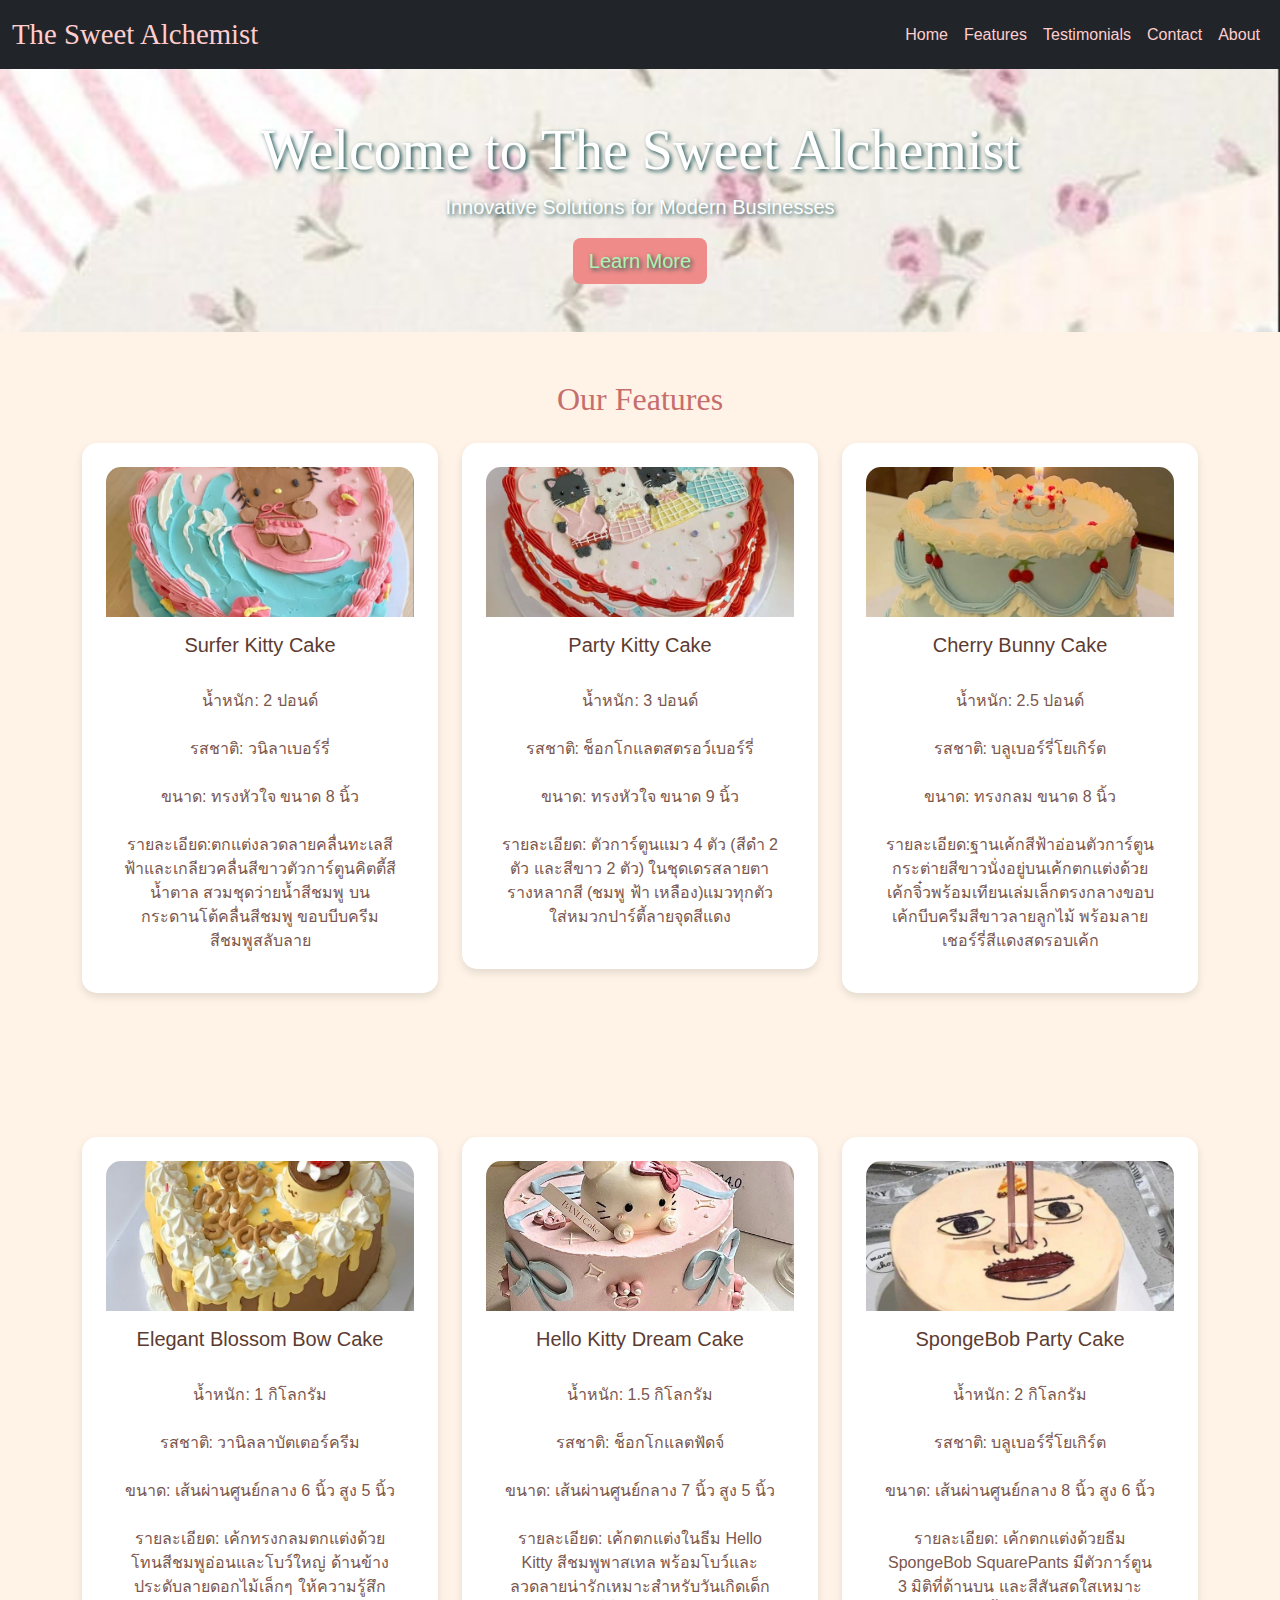
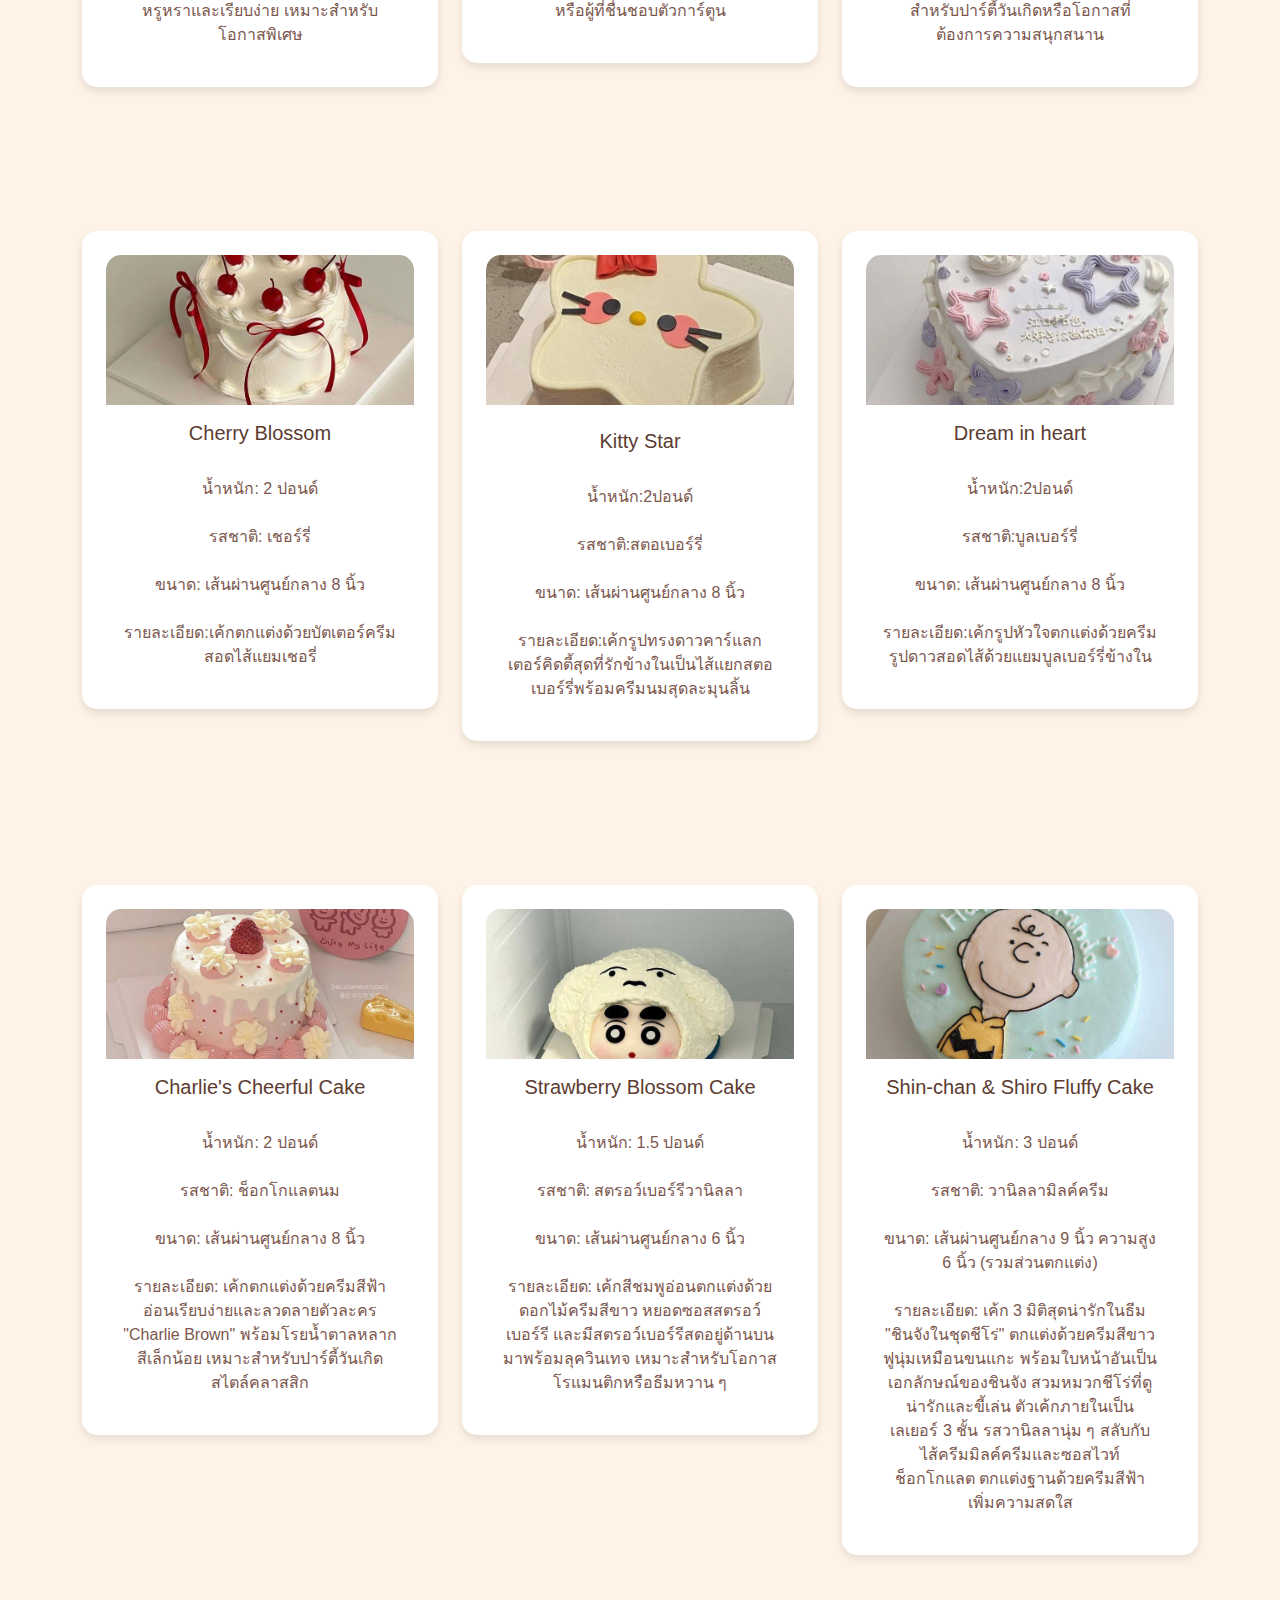
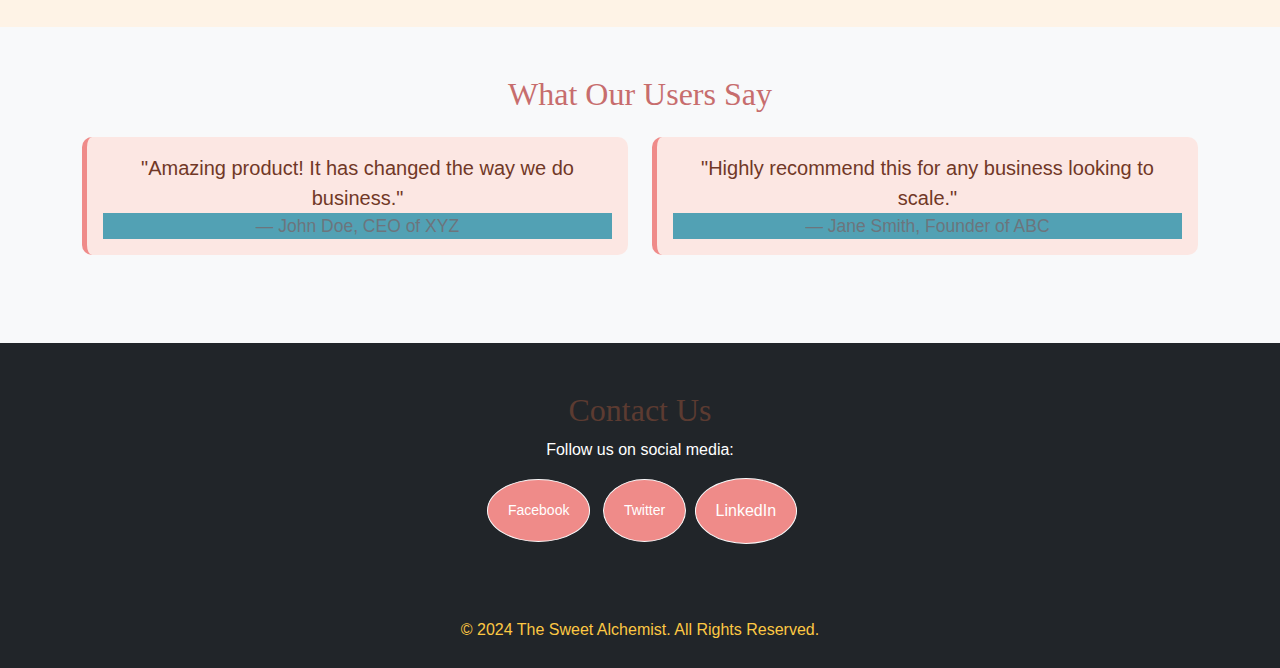
<file: index.html>
<!DOCTYPE html>
<html lang="en">
<head>
  <meta charset="UTF-8">
  <meta name="viewport" content="width=device-width, initial-scale=1.0">
  <title>The Sweet Alchemist</title>
  <link href="https://cdn.jsdelivr.net/npm/bootstrap@5.3.0-alpha1/dist/css/bootstrap.min.css" rel="stylesheet">
  <link rel="stylesheet" href="style.css">
</head>

<body>
  <!-- Navbar -->
  <nav class="navbar navbar-expand-lg navbar-dark bg-dark sticky-top">
    <div class="container-fluid">
      <a class="navbar-brand" href="#">The Sweet Alchemist</a>
      <button class="navbar-toggler" type="button" data-bs-toggle="collapse" data-bs-target="#navbarNav">
        <span class="navbar-toggler-icon"></span>
      </button>
      <div class="collapse navbar-collapse" id="navbarNav">
        <ul class="navbar-nav ms-auto">
          <li class="nav-item"><a class="nav-link" href="#header">Home</a></li>
          <li class="nav-item"><a class="nav-link" href="#features">Features</a></li>
          <li class="nav-item"><a class="nav-link" href="#testimonials">Testimonials</a></li>
          <li class="nav-item"><a class="nav-link" href="#contact">Contact</a></li>
          <li class="nav-item"><a class="nav-link active" href="about.html">About</a></li>
        
        </ul>
      </div>
    </div>
  </nav>

  <!-- Header Section -->
  <header id="header" class="text-center text-white bg-primary py-5">
    <div class="container">
      <h1 class="display-4">Welcome to The Sweet Alchemist</h1>
      <p class="lead">Innovative Solutions for Modern Businesses</p>
      <a href="#features" class="btn btn-light btn-lg">Learn More</a>
    </div>
  </header>

  <!-- Features Section -->
  <section id="features" class="py-5">
    <div class="container text-center">
      <h2>Our Features</h2>
      <div class="row mt-4">
        <div class="col-lg-4 col-md-6 mb-4">
          <div class="card p-4">
            <img src="เค้ก.jpg" class="card-img-top" alt="Feature 1">
            <div class="card-body">
              <h5 class="card-title">Surfer Kitty Cake</h5>
              <p class="card-text"><br>น้ำหนัก: 2 ปอนด์</br>
                <br>รสชาติ: วนิลาเบอร์รี่</br>
                <br>ขนาด: ทรงหัวใจ ขนาด 8 นิ้ว</br>
                <br> รายละเอียด:ตกแต่งลวดลายคลื่นทะเลสีฟ้าและเกลียวคลื่นสีขาวตัวการ์ตูนคิตตี้สีน้ำตาล สวมชุดว่ายน้ำสีชมพู บนกระดานโต้คลื่นสีชมพู ขอบบีบครีมสีชมพูสลับลาย</br></p>
            </div>
          </div>
        </div>
        <div class="col-lg-4 col-md-6 mb-4">
          <div class="card p-4">
            <img src="เค้ก2.jpg" class="card-img-top" alt="Feature 2">
            <div class="card-body">
              <h5 class="card-title">Party Kitty Cake</h5>
              <p class="card-text"><br>น้ำหนัก: 3 ปอนด์</br>
                <br>รสชาติ: ช็อกโกแลตสตรอว์เบอร์รี่</br>
                <br>ขนาด: ทรงหัวใจ ขนาด 9 นิ้ว</br>
                <br> รายละเอียด: ตัวการ์ตูนแมว 4 ตัว (สีดำ 2 ตัว และสีขาว 2 ตัว) ในชุดเดรสลายตารางหลากสี (ชมพู ฟ้า เหลือง)แมวทุกตัวใส่หมวกปาร์ตี้ลายจุดสีแดง
            </br></p>
            </div>
          </div>
        </div>
        <div class="col-lg-4 col-md-6 mb-4">
          <div class="card p-4">
            <img src="เค้ก3.jpg" class="card-img-top" alt="Feature 3">
            <div class="card-body">
              <h5 class="card-title">Cherry Bunny Cake</h5>
              <p class="card-text"><br> น้ำหนัก: 2.5 ปอนด์</br>
                <br> รสชาติ: บลูเบอร์รี่โยเกิร์ต</br>
                <br>ขนาด: ทรงกลม ขนาด 8 นิ้ว</br>
                <br> รายละเอียด:ฐานเค้กสีฟ้าอ่อนตัวการ์ตูนกระต่ายสีขาวนั่งอยู่บนเค้กตกแต่งด้วยเค้กจิ๋วพร้อมเทียนเล่มเล็กตรงกลางขอบเค้กบีบครีมสีขาวลายลูกไม้ พร้อมลายเชอร์รี่สีแดงสดรอบเค้ก
            </br></p>
            </div>
          </div>
        </div>
      </div>
    </div>
  </section>
  <section id="features" class="py-5">
    <div class="container text-center">
      <!-- <h2>Our Features</h2> -->
      <div class="row mt-4">
        <div class="col-lg-4 col-md-6 mb-4">
          <div class="card p-4">
            <img src="เค้ก4.jpg" class="card-img-top" alt="Feature 1">
            <div class="card-body">
              <h5 class="card-title">Elegant Blossom Bow Cake</h5>
              <p class="card-text"><br>น้ำหนัก: 1 กิโลกรัม</br>
                <br>รสชาติ: วานิลลาบัตเตอร์ครีม</br>
                <br>ขนาด: เส้นผ่านศูนย์กลาง 6 นิ้ว สูง 5 นิ้ว</br>
                <br>รายละเอียด: เค้กทรงกลมตกแต่งด้วยโทนสีชมพูอ่อนและโบว์ใหญ่ ด้านข้างประดับลายดอกไม้เล็กๆ ให้ความรู้สึกหรูหราและเรียบง่าย เหมาะสำหรับโอกาสพิเศษ</br></p>
            </div>
          </div>
        </div>
        <div class="col-lg-4 col-md-6 mb-4">
          <div class="card p-4">
            <img src="เค้ก44.jpg" class="card-img-top" alt="Feature 2">
            <div class="card-body">
              <h5 class="card-title">Hello Kitty Dream Cake</h5>
              <p class="card-text"><br>น้ำหนัก: 1.5 กิโลกรัม</br>
                <br>รสชาติ: ช็อกโกแลตฟัดจ์</br>
                <br>ขนาด: เส้นผ่านศูนย์กลาง 7 นิ้ว สูง 5 นิ้ว</br>
                <br>รายละเอียด: เค้กตกแต่งในธีม Hello Kitty สีชมพูพาสเทล พร้อมโบว์และลวดลายน่ารักเหมาะสำหรับวันเกิดเด็กหรือผู้ที่ชื่นชอบตัวการ์ตูน</br></p>
            </div>
          </div>
        </div>
        <div class="col-lg-4 col-md-6 mb-4">
          <div class="card p-4">
            <img src="เค้ก6.jpg" class="card-img-top" alt="Feature 3">
            <div class="card-body">
              <h5 class="card-title">SpongeBob Party Cake</h5>
              <p class="card-text"><br>น้ำหนัก: 2 กิโลกรัม</br>
                <br>รสชาติ: บลูเบอร์รี่โยเกิร์ต</br>
                <br>ขนาด: เส้นผ่านศูนย์กลาง 8 นิ้ว สูง 6 นิ้ว</br>
                <br>รายละเอียด: เค้กตกแต่งด้วยธีม SpongeBob SquarePants มีตัวการ์ตูน 3 มิติที่ด้านบน และสีสันสดใสเหมาะสำหรับปาร์ตี้วันเกิดหรือโอกาสที่ต้องการความสนุกสนาน</br></p>
            </div>
          </div>
        </div>
      </div>
    </div>
  </section>
  <section id="features" class="py-5">
    <div class="container text-center">
      <!-- <h2>Our Features</h2> -->
      <div class="row mt-4">
        <div class="col-lg-4 col-md-6 mb-4">
          <div class="card p-4">
            <img src="เค้ก7.jpg" class="card-img-top" alt="Feature 1">
            <div class="card-body">
              <h5 class="card-title">Cherry Blossom</h5>
              <p class="card-text"><br>น้ำหนัก: 2 ปอนด์</br>
                <br>รสชาติ: เชอร์รี่</br>
                <br>ขนาด: เส้นผ่านศูนย์กลาง 8 นิ้ว</br>
                <br>รายละเอียด:เค้กตกแต่งด้วยบัตเตอร์ครีมสอดไส้แยมเชอรี่</br></p>
            </div>
          </div>
        </div>
        <div class="col-lg-4 col-md-6 mb-4">
          <div class="card p-4">
            <img src="เค้ก8.jpg" class="card-img-top" alt="Feature 2">
            <div class="card-body">
              <h5 class="card-title"><h5 class="card-title">Kitty Star  </h5>
            </h5>
              <p class="card-text"><br>น้ำหนัก:2ปอนด์</br>
                <br>รสชาติ:สตอเบอร์รี่</br>
                <br>ขนาด: เส้นผ่านศูนย์กลาง 8 นิ้ว</br>
                <br>รายละเอียด:เค้กรูปทรงดาวคาร์แลกเตอร์คิดตี้สุดที่รักข้างในเป็นไส้แยกสตอเบอร์รี่พร้อมครีมนมสุดละมุนลิ้น</br></p>
            </div>
          </div>
        </div>
        <div class="col-lg-4 col-md-6 mb-4">
          <div class="card p-4">
            <img src="เค้ก9.jpg" class="card-img-top" alt="Feature 3">
            <div class="card-body">
              <h5 class="card-title">Dream in heart</h5>
              <p class="card-text"><br>น้ำหนัก:2ปอนด์</br>
                <br>รสชาติ:บูลเบอร์รี่</br>
                <br>ขนาด: เส้นผ่านศูนย์กลาง 8 นิ้ว</br>
                <br>รายละเอียด:เค้กรูปหัวใจตกแต่งด้วยครีมรูปดาวสอดไส้ด้วยแยมบูลเบอร์รี่ข้างใน</br></p>
            </div>
          </div>
        </div>
      </div>
    </div>
  </section>
  <section id="features" class="py-5">
    <div class="container text-center">
      <!-- <h2>Our Features</h2> -->
      <div class="row mt-4">
        <div class="col-lg-4 col-md-6 mb-4">
          <div class="card p-4">
            <img src="เค้ก10.jpg" class="card-img-top" alt="Feature 1">
            <div class="card-body">
              <h5 class="card-title">Charlie's Cheerful Cake</h5>
              <p class="card-text"><br>น้ำหนัก: 2 ปอนด์</br>
                <br>รสชาติ: ช็อกโกแลตนม</br>
                <br>ขนาด: เส้นผ่านศูนย์กลาง 8 นิ้ว</br>
                <br>รายละเอียด: เค้กตกแต่งด้วยครีมสีฟ้าอ่อนเรียบง่ายและลวดลายตัวละคร "Charlie Brown" พร้อมโรยน้ำตาลหลากสีเล็กน้อย เหมาะสำหรับปาร์ตี้วันเกิดสไตล์คลาสสิก</br></p>
            </div>
          </div>
        </div>
        <div class="col-lg-4 col-md-6 mb-4">
          <div class="card p-4">
            <img src="เค้ก11.jpg" class="card-img-top" alt="Feature 2">
            <div class="card-body">
              <h5 class="card-title">Strawberry Blossom Cake</h5>
              <p class="card-text"><br>น้ำหนัก: 1.5 ปอนด์</br>
                <br>รสชาติ: สตรอว์เบอร์รีวานิลลา</br>
                <br>ขนาด: เส้นผ่านศูนย์กลาง 6 นิ้ว</br>
                <br>รายละเอียด: เค้กสีชมพูอ่อนตกแต่งด้วยดอกไม้ครีมสีขาว หยอดซอสสตรอว์เบอร์รี และมีสตรอว์เบอร์รีสดอยู่ด้านบน มาพร้อมลุควินเทจ เหมาะสำหรับโอกาสโรแมนติกหรือธีมหวาน ๆ</br></p>
            </div>
          </div>
        </div>
        <div class="col-lg-4 col-md-6 mb-4">
          <div class="card p-4">
            <img src="เค้ก12.jpg" class="card-img-top" alt="Feature 3">
            <div class="card-body">
              <h5 class="card-title"> Shin-chan & Shiro Fluffy Cake</h5>
              <p class="card-text"><br>น้ำหนัก: 3 ปอนด์</br>
                <br>รสชาติ: วานิลลามิลค์ครีม</br>
                <br>ขนาด: เส้นผ่านศูนย์กลาง 9 นิ้ว ความสูง 6 นิ้ว (รวมส่วนตกแต่ง)</br>
                <br>รายละเอียด:
                เค้ก 3 มิติสุดน่ารักในธีม "ชินจังในชุดชีโร่" ตกแต่งด้วยครีมสีขาวฟูนุ่มเหมือนขนแกะ พร้อมใบหน้าอันเป็นเอกลักษณ์ของชินจัง สวมหมวกชีโร่ที่ดูน่ารักและขี้เล่น
                ตัวเค้กภายในเป็นเลเยอร์ 3 ชั้น รสวานิลลานุ่ม ๆ สลับกับไส้ครีมมิลค์ครีมและซอสไวท์ช็อกโกแลต ตกแต่งฐานด้วยครีมสีฟ้าเพิ่มความสดใส</br></p>
            </div>
          </div>
        </div>
      </div>
    </div>
  </section>

  <!-- Testimonials Section -->
  <section id="testimonials" class="bg-light py-5">
    <div class="container text-center">
      <h2>What Our Users Say</h2>
      <div class="row mt-4">
        <div class="col-md-6 mb-4">
          <blockquote class="blockquote">
            <p>"Amazing product! It has changed the way we do business."</p>
            <footer class="blockquote-footer">John Doe, CEO of XYZ</footer>
          </blockquote>
        </div>
        <div class="col-md-6 mb-4">
          <blockquote class="blockquote">
            <p>"Highly recommend this for any business looking to scale."</p>
            <footer class="blockquote-footer">Jane Smith, Founder of ABC</footer>
          </blockquote>
        </div>
      </div>
    </div>
  </section>

  <!-- Contact Section -->
  <section id="contact" class="py-5 bg-dark text-white text-center">
    <div class="container">
      <h2>Contact Us</h2>
      <p>Follow us on social media:</p>
      <div>
        <a hraef="#" class="btn btn-light btn-sm mx-1">Facebook</a>
        <a href="#" class="btn btn-light btn-sm mx-1">Twitter</a>
        <a href="https://www.pim.ac.th/" class="btn btn-light">LinkedIn</a>
      </div>
    </div>
  </section>

  <!-- Footer -->
  <footer class="py-3 bg-dark text-center text-white">
    <p>© 2024 The Sweet Alchemist. All Rights Reserved.</p>
  </footer>

  <script src="https://cdn.jsdelivr.net/npm/bootstrap@5.3.0-alpha1/dist/js/bootstrap.bundle.min.js"></script>
</body>
</html>
</file>
<file: style.css>
/* ธีมเค้ก - ใช้สีหวานและลวดลายขนม */
body {
    font-family: 'Poppins', sans-serif;
    background-color: #ffe4bb;
    color: #713827;
    margin: 0;
    padding: 0;
  }
  
  /* Navbar */
  
  .navbar {
    background-color: #ffc7d7; /* สีชมพูพาสเทล */
  }
  .navbar-brand {
    font-family: 'Dancing Script', cursive;
    font-size: 1.8rem;
    color: #ffcdcd !important;
  }
  .nav-link {
    color: #ffcdcd !important;
  }
  .nav-link:hover {
    color: #ef8b89 !important; /* สีชมพูเข้ม */
  }
  
  header {
    background: url('หลัง.jpg'); /* เปลี่ยนเป็นชื่อไฟล์ที่ต้องการ */
    background-size: cover;
    background-position: center;
    background-repeat: no-repeat;
    color: #6b51ff;
    text-shadow: 2px 2px 4px rgb(26, 79, 80);
    padding: 100px 0;
}
  header h1 {
    font-family: 'Dancing Script', cursive;
    font-size: 3.5rem;
  }
  header p {
    font-size: 1.2rem;
  }
  header .btn {
    background-color: #ef8b89;
    border: none;
    color: #adf4b1;
  }
  header .btn:hover {
    background-color: #bcbcf2;
  }
  
  /* Features */
  #features {
    background-color: #fef3e6;
  }
  #features h2 {
    font-family: 'Dancing Script', cursive;
    color: #c76d6d;
  }
  .card {
    border: none;
    border-radius: 15px;
    box-shadow: 0 4px 8px rgba(0, 0, 0, 0.1);
    transition: transform 0.3s;
  }
  .card:hover {
    transform: translateY(-5px);
  }
  .card img {
    border-top-left-radius: 15px;
    border-top-right-radius: 15px;
    height: 150px;
    object-fit: cover;
  }
  .card-title {
    color: #5c3b31;
  }
  .card-text {
    color: #7b574e;
  }
  
  /* Testimonials */
  #testimonials {
    background-color: #fffaf3;
  }
  #testimonials h2 {
    font-family: 'Dancing Script', cursive;
    color: #c76d6d;
  }
  blockquote {
    background: #fce7e3;
    padding: 1rem;
    border-left: 5px solid #ef8b89;
    border-radius: 10px;
  }
  
  /* Social Links */
  #contact {
    background-color: #fddde6;
  }
  #contact h2 {
    font-family: 'Dancing Script', cursive;
    color: #5c3b31;
  }
  #contact a {
    background-color: #ef8b89;
    color: #fff;  
    border-radius: 110%;
    padding: 20px;
    text-decoration: none;
  }
  #contact a:hover {
    background-color: #c76d6d;
  }
  
  /* Footer */
  footer {
    background-color: #52a1b4;
    color: #fff;
  }
  footer p {
    margin: 0;
    color: #fdc843;
    padding: 10px;
  }
</file>
